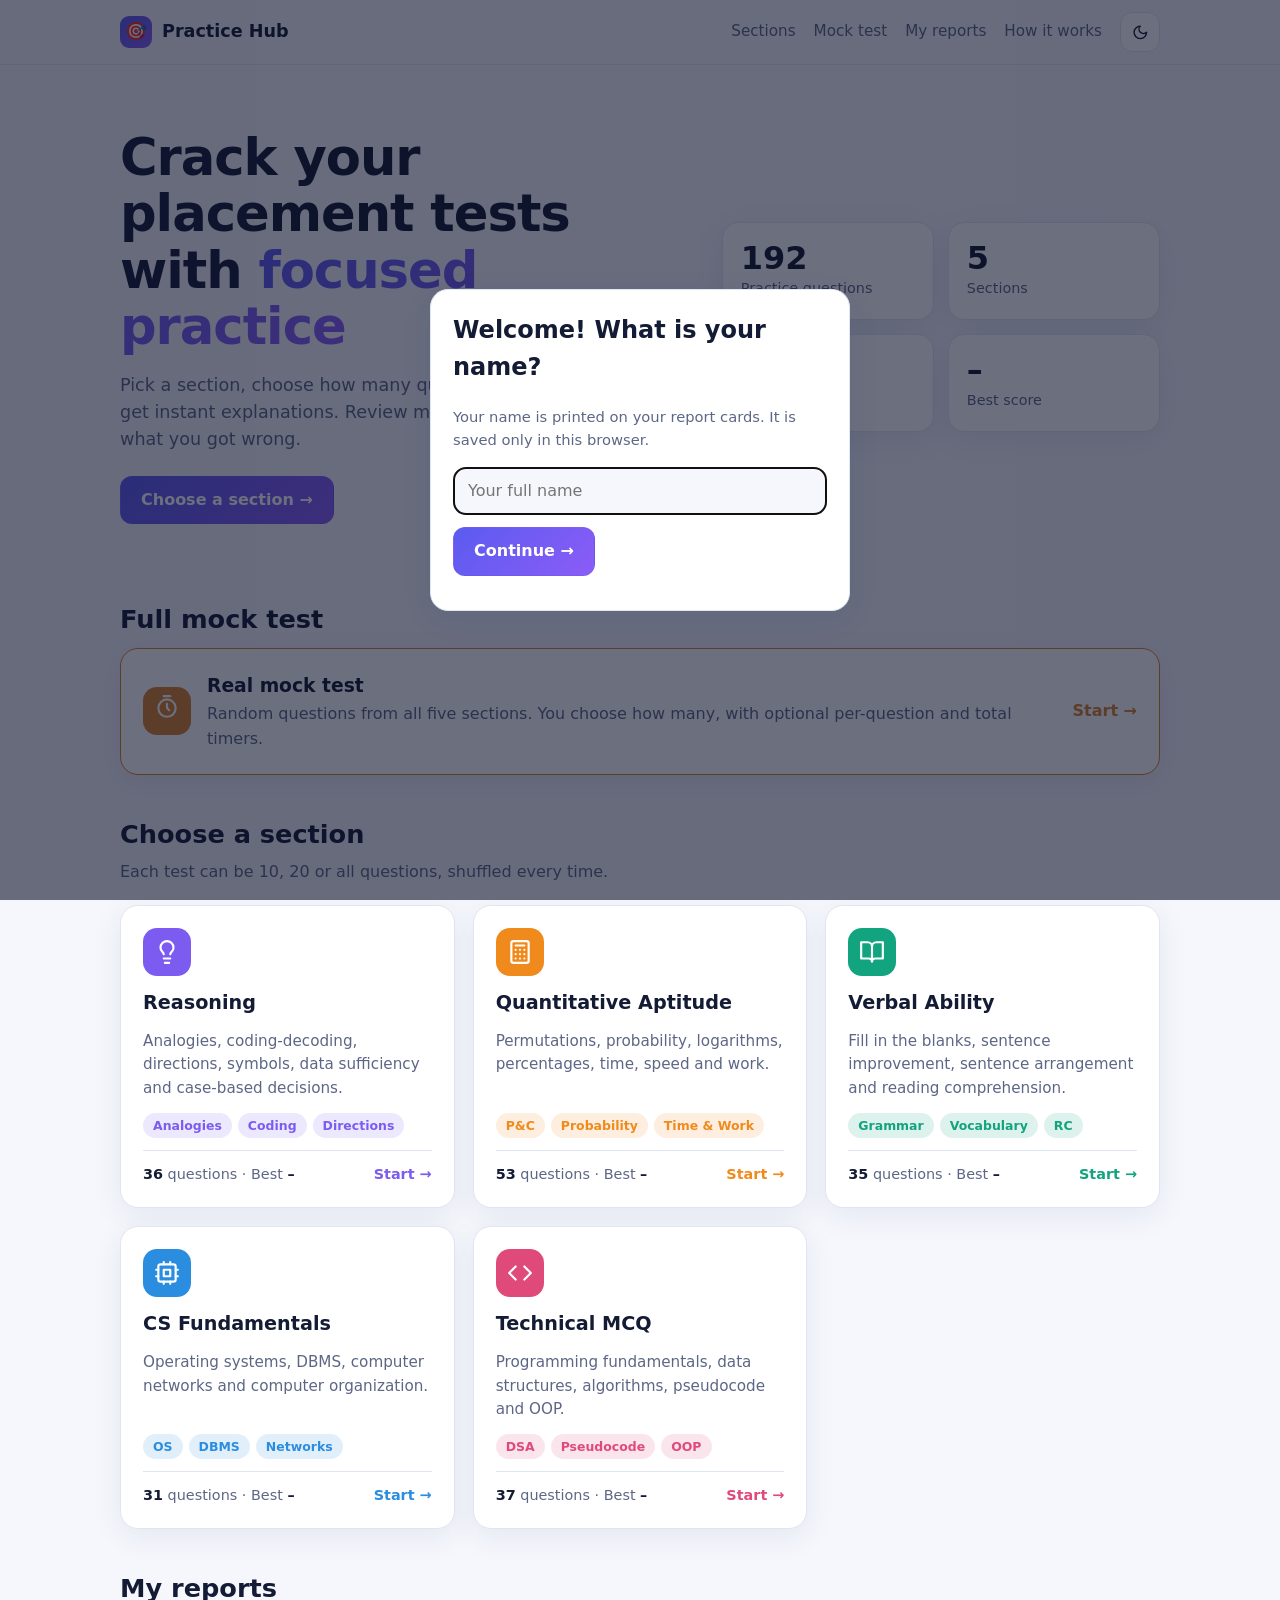
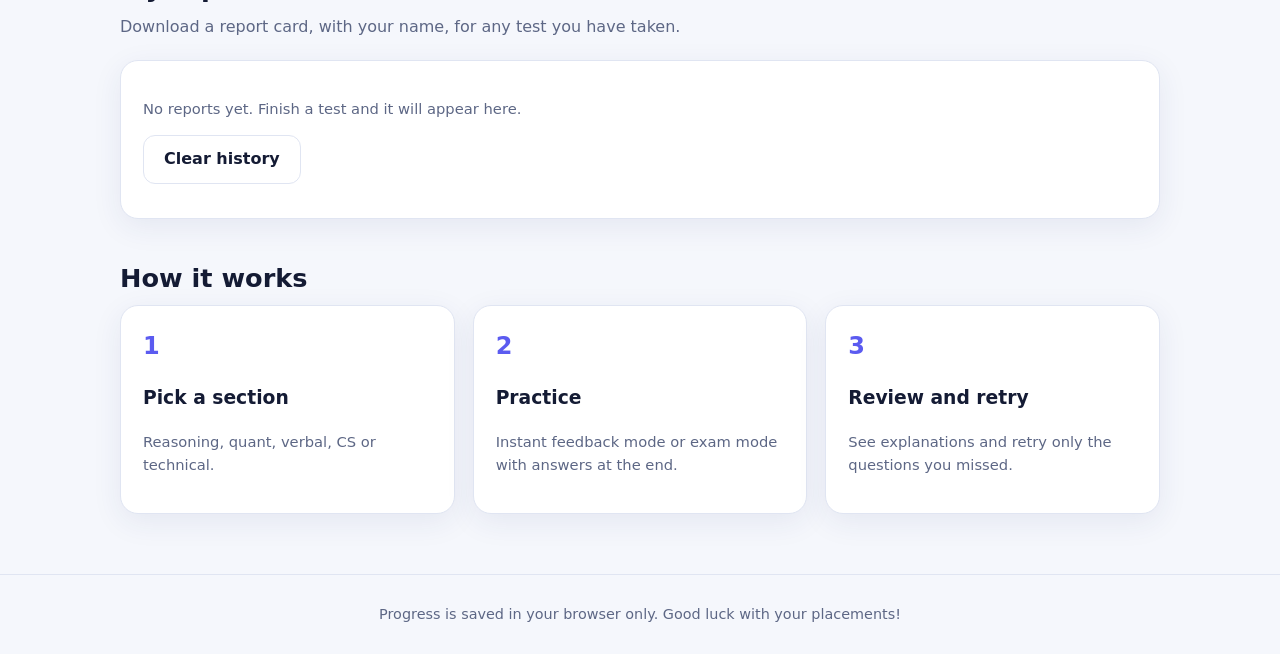
<file: index.html>
<!DOCTYPE html><html lang="en"><head><meta charset="utf-8"><meta name="viewport" content="width=device-width,initial-scale=1"><meta name="color-scheme" content="light dark"><link rel="icon" href="data:image/svg+xml,<svg xmlns=%27http://www.w3.org/2000/svg%27 viewBox=%270 0 100 100%27><text y=%27.9em%27 font-size=%2790%27>🎯</text></svg>"><script>try{var t=localStorage.getItem("ph:theme")||(matchMedia("(prefers-color-scheme:dark)").matches?"dark":"light");document.documentElement.dataset.theme=t}catch(e){document.documentElement.dataset.theme="light"}</script><link rel="stylesheet" href="assets/style.css"><script src="assets/app.js"></script><title>Placement Practice Hub</title><meta name="description" content="Free placement practice tests: reasoning, quant, verbal, CS fundamentals and technical MCQs."></head><body>
<header><div class="wrap"><a class="logo" href="index.html"><i>🎯</i> Practice Hub</a><nav><a class="hide" href="#sections">Sections</a><a class="hide" href="#mock">Mock test</a><a class="hide" href="#reports">My reports</a><a class="hide" href="#how">How it works</a><button class="icon-btn" id="tt" aria-label="Toggle day and night mode"></button></nav></div></header>
<div class="wrap">
<section class="hero"><div><h1>Crack your placement tests with <span class="grad">focused practice</span></h1><p>Pick a section, choose how many questions you want and get instant explanations. Review mistakes and retry only what you got wrong.</p><div class="cta"><a class="btn" href="#sections">Choose a section →</a></div></div>
<div class="stats"><div class="stat"><b id="sq">…</b><span>Practice questions</span></div><div class="stat"><b>5</b><span>Sections</span></div><div class="stat"><b id="st">0</b><span>Tests taken</span></div><div class="stat"><b id="sb">–</b><span>Best score</span></div></div></section>
<h2 class="sec" id="mock">Full mock test</h2><a class="card mock" href="test.html?s=mock"><div class="tile"><span id="mi"></span></div><div><h3>Real mock test</h3><p>Random questions from all five sections. You choose how many, with optional per-question and total timers.</p></div><span class="go">Start →</span></a>
<h2 class="sec" id="sections">Choose a section</h2><p class="sub">Each test can be 10, 20 or all questions, shuffled every time.</p><div class="grid" id="grid"></div>
<h2 class="sec" id="reports">My reports</h2><p class="sub">Download a report card, with your name, for any test you have taken.</p><div class="card"><div id="rp"></div><div class="row"><button class="btn ghost" id="clr">Clear history</button></div></div>
<h2 class="sec" id="how">How it works</h2><div class="steps"><div class="card"><b>1</b><h3>Pick a section</h3><p class="mut">Reasoning, quant, verbal, CS or technical.</p></div><div class="card"><b>2</b><h3>Practice</h3><p class="mut">Instant feedback mode or exam mode with answers at the end.</p></div><div class="card"><b>3</b><h3>Review and retry</h3><p class="mut">See explanations and retry only the questions you missed.</p></div></div>
</div><footer>Progress is saved in your browser only. Good luck with your placements!</footer>
<script>
const g=$("grid"),A=stats.all();let tot=0;
SECTIONS.forEach(s=>{const a=document.createElement("a");a.className="card sc";a.href="test.html?s="+s.id;a.style.setProperty("--c",s.color);const st=A[s.id];
a.innerHTML=`<div class="tile">${icon(s.id)}</div><h3>${s.title}</h3><p>${s.desc}</p><div class="chips">${s.tags.map(t=>"<span class=chip>"+t+"</span>").join("")}</div><div class="meta"><span><b id="n-${s.id}">…</b> questions · Best <b>${st?st.best+"%":"–"}</b></span><span class="go">Start →</span></div>`;g.appendChild(a);
load(s.id).then(t=>{$("n-"+s.id).textContent=t.D.length;tot+=t.D.length;$("sq").textContent=tot})});
$("st").textContent=Object.values(A).reduce((n,x)=>n+x.tries,0);const b=Object.values(A).map(x=>x.best);if(b.length)$("sb").textContent=Math.max(...b)+"%";
$("mi").innerHTML=icon("mock");
function drawReports(){const R=reports.all();$("rp").innerHTML=R.length?"":'<p class="mut">No reports yet. Finish a test and it will appear here.</p>';
 R.forEach(r=>{const d=document.createElement("div");d.className="rp";d.innerHTML=`<div><b></b><div class="mut"></div></div><div class="row" style="margin:0"><b>${r.pct}%</b><button class="btn">${icon("dl")} Download report</button></div>`;
  d.querySelector("b").textContent=r.sec;d.querySelector(".mut").textContent=r.name+" · "+new Date(r.id).toLocaleString()+" · "+r.ok+"/"+r.n+" correct";d.querySelector("button").onclick=()=>printReport(r);$("rp").appendChild(d)});$("clr").hidden=!R.length}
$("clr").onclick=()=>{if(confirm("Delete all saved reports?")){reports.clear();drawReports()}};drawReports();
</script></body></html>
</file>
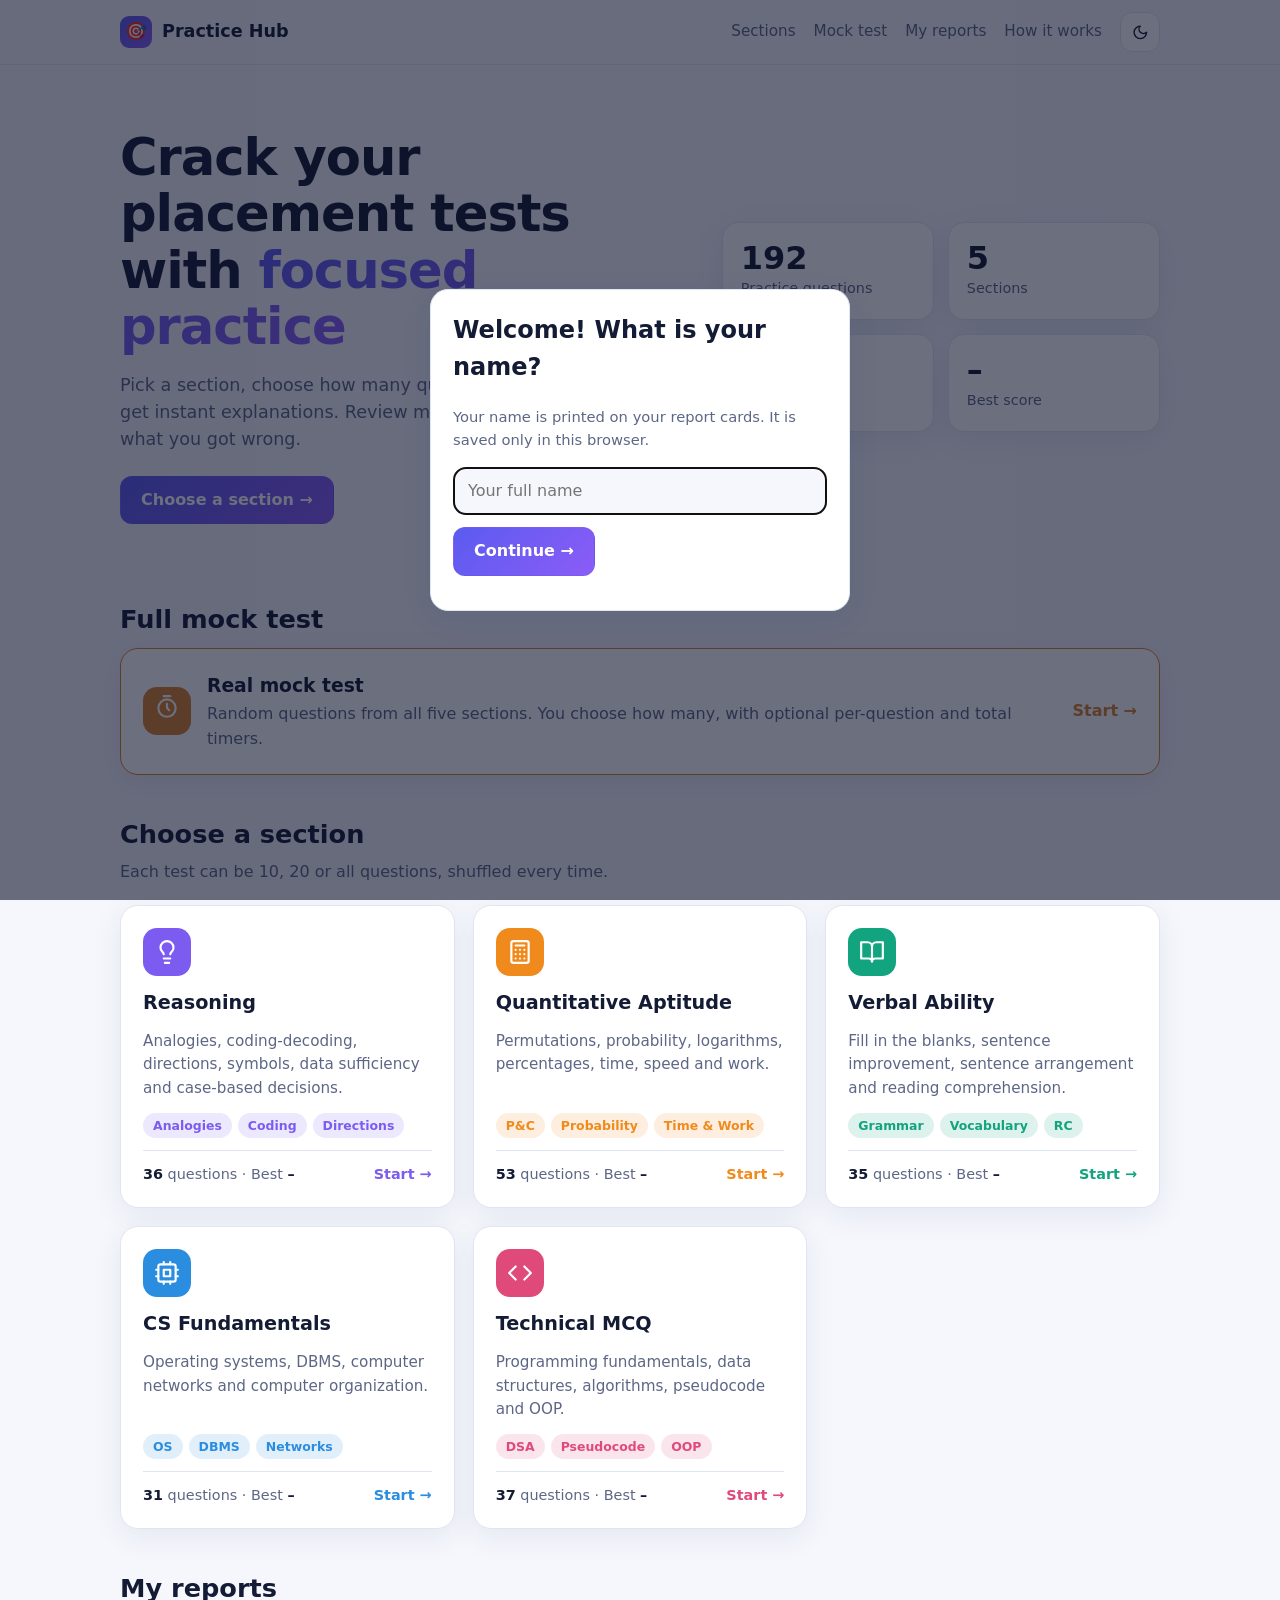
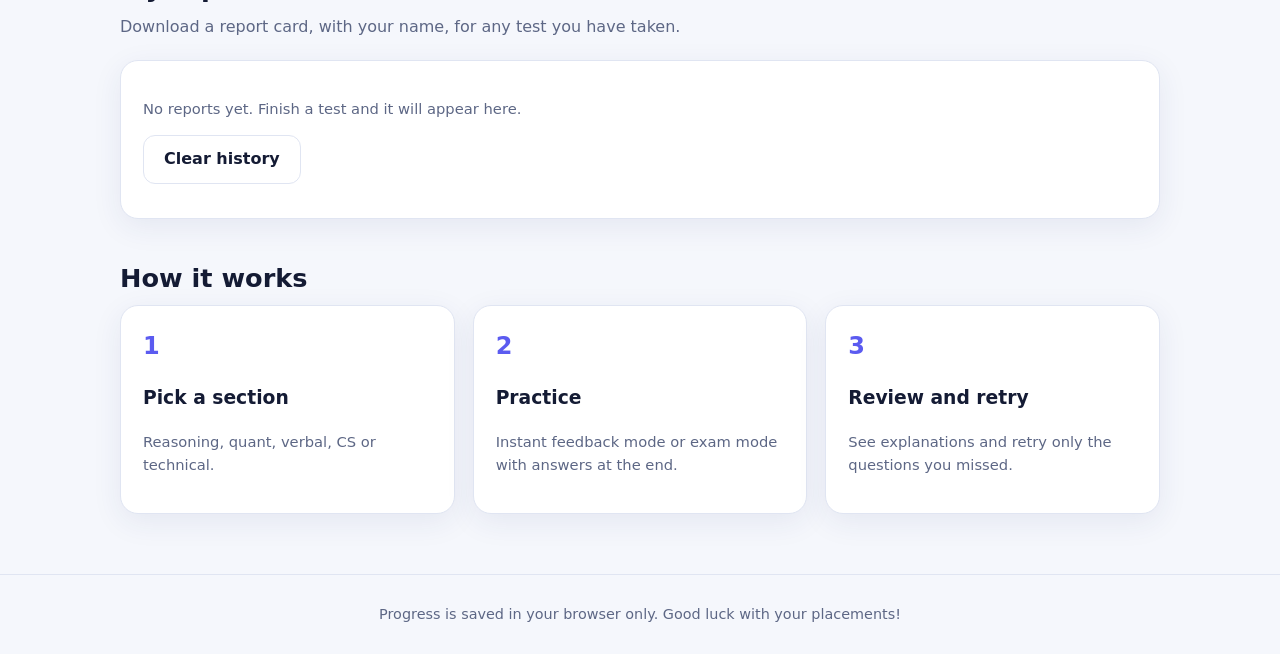
<file: test.html>
<!DOCTYPE html><html lang="en"><head><meta charset="utf-8"><meta name="viewport" content="width=device-width,initial-scale=1"><meta name="color-scheme" content="light dark"><link rel="icon" href="data:image/svg+xml,<svg xmlns=%27http://www.w3.org/2000/svg%27 viewBox=%270 0 100 100%27><text y=%27.9em%27 font-size=%2790%27>🎯</text></svg>"><script>try{var t=localStorage.getItem("ph:theme")||(matchMedia("(prefers-color-scheme:dark)").matches?"dark":"light");document.documentElement.dataset.theme=t}catch(e){document.documentElement.dataset.theme="light"}</script><link rel="stylesheet" href="assets/style.css"><script src="assets/app.js"></script><title>Practice Test</title></head><body>
<header><div class="wrap"><a class="logo" href="index.html"><i>🎯</i> Practice Hub</a><nav><a href="index.html">← All sections</a><button class="icon-btn" id="tt" aria-label="Toggle day and night mode"></button></nav></div></header>
<main class="t" id="app"></main><script src="assets/engine.js"></script></body></html>
</file>
<file: assets/style.css>
:root{--bg:#f5f7fc;--card:#fff;--ink:#141b34;--mut:#5d6785;--line:#e0e5f2;--acc:#5b5bf0;--acc2:#8b5cf6;--ok:#0f8a48;--okb:#e3f6ec;--bad:#c8332b;--badb:#fdecea;--sh:0 8px 30px rgba(40,50,120,.08)}
[data-theme=dark]{--bg:#0d1224;--card:#161d36;--ink:#eaeefc;--mut:#98a3c7;--line:#27304f;--acc:#7c83ff;--acc2:#a78bfa;--ok:#4ade80;--okb:#12301f;--bad:#ff7b72;--badb:#3a1a1f;--sh:0 8px 30px rgba(0,0,0,.35)}
*{box-sizing:border-box}html{scroll-behavior:smooth}
body{margin:0;background:var(--bg);color:var(--ink);font:16px/1.55 system-ui,-apple-system,"Segoe UI",Roboto,sans-serif;transition:background .25s,color .25s}
a{color:inherit;text-decoration:none}.wrap{max-width:1080px;margin:0 auto;padding:0 20px}
header{position:sticky;top:0;z-index:5;backdrop-filter:blur(12px);background:color-mix(in srgb,var(--bg) 82%,transparent);border-bottom:1px solid var(--line)}
header .wrap{display:flex;align-items:center;justify-content:space-between;height:64px}
.logo{font-weight:800;font-size:1.1rem;display:flex;gap:10px;align-items:center}.logo i{width:32px;height:32px;border-radius:9px;background:linear-gradient(135deg,var(--acc),var(--acc2));display:grid;place-items:center;color:#fff;font-style:normal}
nav{display:flex;gap:18px;align-items:center;color:var(--mut);font-size:.95rem}nav a:hover{color:var(--ink)}
svg.ic{width:1.25em;height:1.25em;fill:none;stroke:currentColor;stroke-width:2;stroke-linecap:round;stroke-linejoin:round}
.btn{font:inherit;font-weight:600;cursor:pointer;border:1px solid transparent;border-radius:12px;padding:11px 20px;background:linear-gradient(135deg,var(--acc),var(--acc2));color:#fff;display:inline-flex;gap:8px;align-items:center;transition:transform .15s,box-shadow .15s}
.btn:hover:not(:disabled){transform:translateY(-1px);box-shadow:0 6px 18px rgba(91,91,240,.35)}.btn:disabled{opacity:.45;cursor:not-allowed}
.btn.ghost{background:var(--card);color:var(--ink);border-color:var(--line)}
.icon-btn{width:40px;height:40px;border-radius:12px;border:1px solid var(--line);background:var(--card);color:var(--ink);cursor:pointer;display:grid;place-items:center}
button:focus-visible,a:focus-visible,.opt:focus-visible{outline:3px solid #f0a500;outline-offset:2px}
.hero{padding:64px 0 36px;display:grid;grid-template-columns:1.3fr 1fr;gap:32px;align-items:center}
.hero h1{font-size:clamp(2rem,5vw,3.2rem);line-height:1.1;margin:0 0 16px;letter-spacing:-.02em}
.grad{background:linear-gradient(135deg,var(--acc),var(--acc2));-webkit-background-clip:text;background-clip:text;color:transparent}
.hero p{color:var(--mut);font-size:1.1rem;max-width:520px}.cta{display:flex;gap:12px;flex-wrap:wrap;margin-top:22px}
.stats{display:grid;grid-template-columns:1fr 1fr;gap:14px}.stat{background:var(--card);border:1px solid var(--line);border-radius:16px;padding:18px;box-shadow:var(--sh)}
.stat b{display:block;font-size:2rem;line-height:1.1}.stat span{color:var(--mut);font-size:.9rem}
h2.sec{font-size:1.6rem;margin:40px 0 6px}.sub{color:var(--mut);margin:0 0 20px}
.grid{display:grid;grid-template-columns:repeat(auto-fill,minmax(310px,1fr));gap:18px}
.card{background:var(--card);border:1px solid var(--line);border-radius:18px;padding:22px;box-shadow:var(--sh)}
a.sc{display:flex;flex-direction:column;gap:12px;transition:transform .2s,border-color .2s}a.sc:hover{transform:translateY(-4px);border-color:var(--c)}
.tile{width:48px;height:48px;border-radius:14px;display:grid;place-items:center;color:#fff;background:var(--c)}.tile .ic{width:26px;height:26px}
.sc h3{margin:0;font-size:1.2rem}.sc p{margin:0;color:var(--mut);font-size:.95rem;flex:1}
.chips{display:flex;flex-wrap:wrap;gap:6px}.chip{font-size:.78rem;padding:3px 10px;border-radius:99px;background:color-mix(in srgb,var(--c) 14%,transparent);color:var(--c);font-weight:600}
.meta{display:flex;justify-content:space-between;font-size:.9rem;color:var(--mut);border-top:1px solid var(--line);padding-top:12px}.meta b{color:var(--ink)}
.go{color:var(--c);font-weight:700}
.steps{display:grid;grid-template-columns:repeat(auto-fit,minmax(220px,1fr));gap:18px}.steps b{font-size:1.5rem;color:var(--acc)}
footer{margin-top:60px;padding:28px 0;border-top:1px solid var(--line);color:var(--mut);text-align:center;font-size:.9rem}
main.t{max-width:760px;margin:0 auto;padding:24px 18px 70px}
.tophead{display:flex;gap:14px;align-items:center;margin-bottom:8px}.tophead h1{margin:0;font-size:1.6rem}
.row{display:flex;gap:10px;flex-wrap:wrap;align-items:center;margin:12px 0}.lbl{font-weight:600;margin:18px 0 4px}
.seg button{font:inherit;cursor:pointer;padding:9px 16px;border-radius:10px;border:1px solid var(--line);background:var(--card);color:var(--ink)}
.seg button.on{border-color:var(--acc);background:color-mix(in srgb,var(--acc) 14%,transparent);color:var(--acc);font-weight:700}
.top{display:flex;justify-content:space-between;color:var(--mut);font-size:.9rem;margin-bottom:8px}
.bar{height:8px;background:var(--line);border-radius:6px;overflow:hidden;margin-bottom:16px}.bar i{display:block;height:100%;background:linear-gradient(90deg,var(--acc),var(--acc2));transition:width .3s}
.q{white-space:pre-line;font-size:1.1rem;font-weight:600;margin:0 0 14px}
.pas{background:var(--bg);border:1px solid var(--line);border-radius:12px;padding:12px 14px;margin-bottom:14px}.pas div{white-space:pre-line;max-height:230px;overflow:auto;font-size:.95rem;margin-top:6px}
.fig{text-align:center;margin:0 0 12px;color:var(--ink)}.fig svg{max-width:100%;height:auto}
.opt{display:flex;gap:12px;width:100%;text-align:left;font:inherit;color:var(--ink);background:var(--card);border:1.5px solid var(--line);border-radius:12px;padding:12px 14px;margin:9px 0;cursor:pointer;white-space:pre-line;transition:border-color .15s,background .15s}
.opt b{flex:none;width:26px;height:26px;border-radius:8px;background:var(--bg);display:grid;place-items:center;font-size:.85rem;color:var(--mut)}
.opt.mono{font-family:Consolas,Menlo,monospace;font-size:.93rem}.opt:hover:not(:disabled){border-color:var(--acc)}
.opt.sel{border-color:var(--acc);background:color-mix(in srgb,var(--acc) 12%,transparent)}
.opt.ok{border-color:var(--ok);background:var(--okb)}.opt.bad{border-color:var(--bad);background:var(--badb)}.opt:disabled{cursor:default;opacity:1}
.fb{margin-top:12px;padding:12px 14px;border-radius:12px;font-size:.95rem;white-space:pre-line}.fb.ok{background:var(--okb);color:var(--ok)}.fb.bad{background:var(--badb);color:var(--bad)}
.ring{display:grid;place-items:center;width:150px;height:150px;border-radius:50%;background:conic-gradient(var(--acc) calc(var(--p)*1%),var(--line) 0);position:relative}
.ring:before{content:"";position:absolute;inset:12px;background:var(--card);border-radius:50%}.ring b{position:relative;font-size:2rem}
.res{display:flex;gap:26px;align-items:center;flex-wrap:wrap}.rev{border-top:1px solid var(--line);padding:14px 0}.rev .ok{color:var(--ok)}.rev .bad{color:var(--bad)}.mut{color:var(--mut);font-size:.92rem}
@media(max-width:760px){.hero{grid-template-columns:1fr;padding-top:36px}nav a.hide{display:none}}
@media(prefers-reduced-motion:reduce){*{transition:none!important}}
.modal{position:fixed;inset:0;z-index:20;background:rgba(10,15,40,.6);display:grid;place-items:center;padding:20px}.modal .card{max-width:420px;width:100%}
input[type=text],input[type=number]{font:inherit;width:100%;padding:11px 14px;border-radius:12px;border:1.5px solid var(--line);background:var(--bg);color:var(--ink)}input.num{width:130px;margin-top:6px}
.who{font:inherit;font-size:.9rem;cursor:pointer;border:1px solid var(--line);background:var(--card);color:var(--ink);border-radius:99px;padding:6px 12px;max-width:170px;overflow:hidden;text-overflow:ellipsis;white-space:nowrap}
.pq{font-weight:700;padding:2px 10px;border-radius:99px;background:color-mix(in srgb,var(--acc) 14%,transparent);color:var(--acc)}.pq.warn{background:var(--badb);color:var(--bad);animation:pulse 1s infinite}@keyframes pulse{50%{opacity:.55}}
a.mock{display:flex;gap:16px;align-items:center;margin:8px 0 8px;--c:#d9822b;border-color:var(--c)}a.mock .tile{flex:none}a.mock h3{margin:0}a.mock p{margin:2px 0 0;color:var(--mut)}a.mock .go{margin-left:auto;white-space:nowrap}
.rp{display:flex;gap:14px;align-items:center;justify-content:space-between;flex-wrap:wrap;padding:14px 0;border-top:1px solid var(--line)}.rp:first-child{border-top:0}

.rules{margin-top:16px;padding:12px 16px;border-radius:12px;background:var(--badb);color:var(--bad);font-size:.95rem}.rules ul{margin:6px 0 0;padding-left:20px}
</file>
